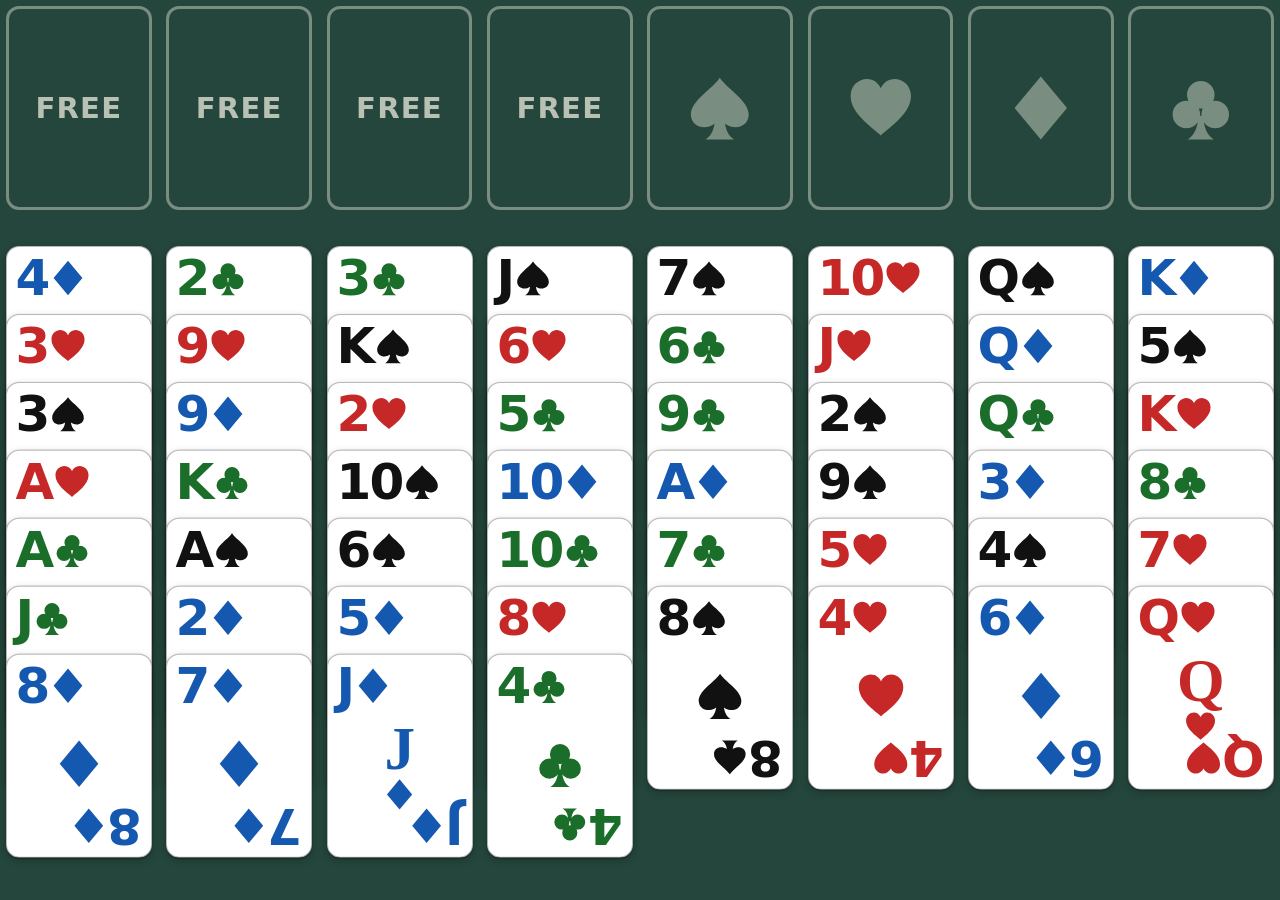
<file: freecell-test.html>
<!DOCTYPE html>
<html lang="en">
<head>
<meta charset="utf-8">
<meta name="viewport" content="width=device-width, initial-scale=1">
<title>FreeCell test harness</title>
<link rel="stylesheet" href="css/app.css">
<link rel="stylesheet" href="css/cards2.css">
<style>
  html,body{margin:0;height:100%;background:var(--felt)}
  #host{position:fixed;inset:0}
</style>
</head>
<body>
<!-- Developer harness: ?seed=123&colors=4|2&auto=1|0&scale=1..2&contrast=high&motion=reduce&announce=hook&top=px -->
<main id="host" aria-label="FreeCell test"></main>
<script type="module">
  import G from './js/games/freecell.js';
  const q = new URLSearchParams(location.search);
  if (q.get('contrast')) document.documentElement.dataset.contrast = q.get('contrast');
  if (q.get('motion')) document.documentElement.dataset.motion = q.get('motion');
  const host = document.getElementById('host');
  if (q.get('scale')) host.style.setProperty('--card-scale', q.get('scale'));
  if (q.get('top')) host.style.top = q.get('top') + 'px';
  window.events = []; window.said = [];
  const hooks = {
    onProgress: (d, t) => events.push(['progress', d, t]), onChange: () => events.push(['change']),
    onComplete: () => events.push(['complete']), onPlace: last => events.push(['place', last]),
    onTouch: () => {}, onZoomable: z => events.push(['zoomable', z]),
  };
  if (q.get('announce') === 'hook') hooks.announce = t => said.push(t);
  const t0 = performance.now();
  const recipe = G.newRecipe(+(q.get('seed') || 2024), { colors: +(q.get('colors') || 4), auto: +(q.get('auto') ?? 1) });
  window.solveMs = performance.now() - t0;
  window.G = G; window.recipe = recipe;
  window.game = G.create(host, hooks);
  await game.load(recipe, {});
  addEventListener('resize', () => game.resize());
  window.ready = true;
</script>
</body>
</html>
</file>
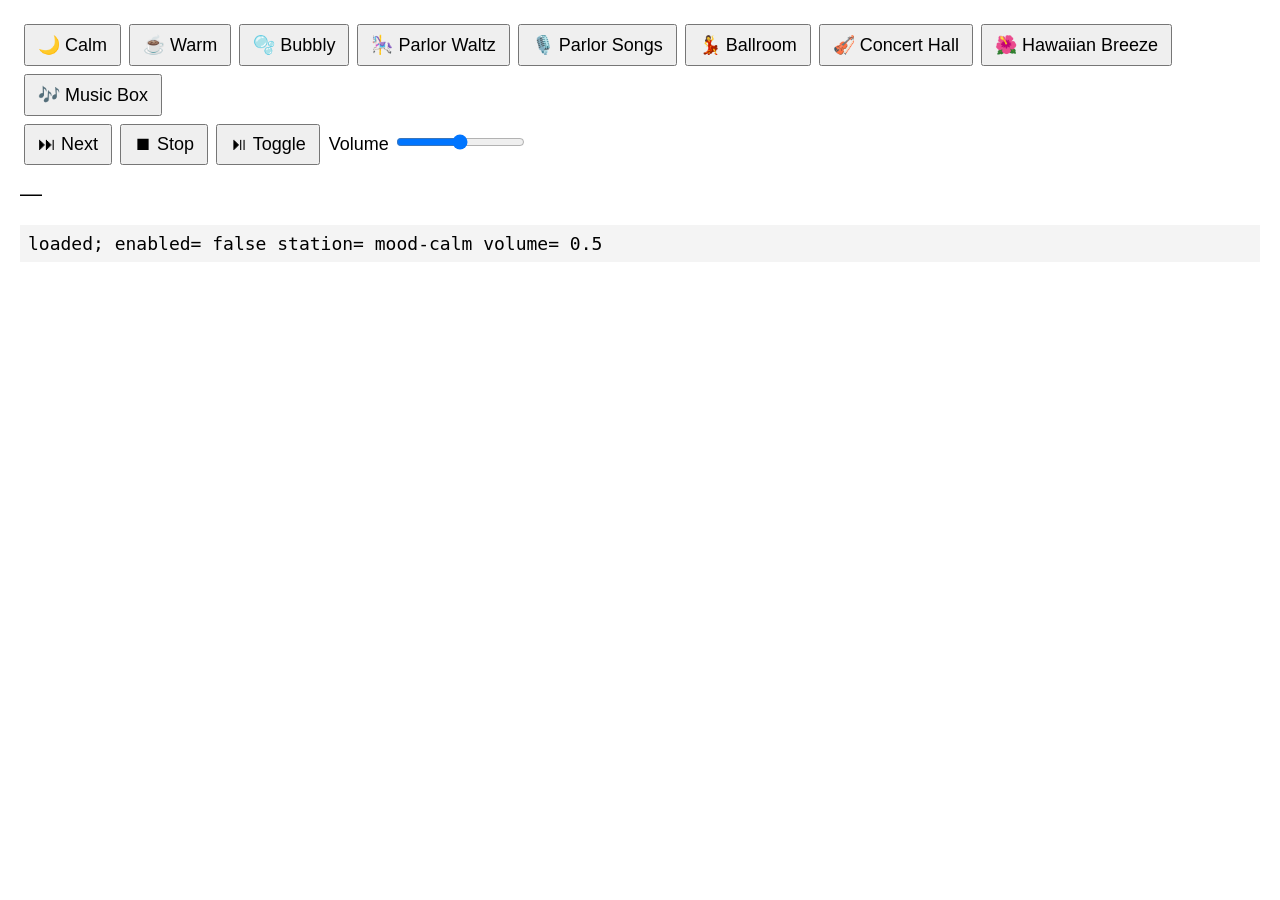
<file: music-test.html>
<!DOCTYPE html>
<html lang="en"><head><meta charset="utf-8"><meta name="viewport" content="width=device-width,initial-scale=1"><title>Music test</title>
<style>body{font:18px sans-serif;margin:20px}button{font-size:18px;margin:4px;padding:8px 12px}#now{font-size:22px;margin:12px 0}pre{background:#f4f4f4;padding:8px;max-height:300px;overflow:auto}</style></head>
<body>
<div id="stations"></div>
<button id="next">⏭ Next</button><button id="stop">⏹ Stop</button><button id="toggle">⏯ Toggle</button>
<label>Volume <input id="vol" type="range" min="0" max="1" step="0.05"></label>
<div id="now">—</div><pre id="log"></pre>
<script type="module">
import { STATIONS, createMusic } from './js/music.js';
const log = (...a) => { const l = document.getElementById('log'); l.textContent += a.join(' ') + '\n'; (window.__log ||= []).push(a.join(' ')); };
window.__tracks = []; window.__states = [];
const m = window.__music = createMusic({
  onTrack: i => { window.__tracks.push(i); document.getElementById('now').textContent = `${i.title} — ${i.artist}${i.year ? ' (' + i.year + ')' : ''}`; log('track', JSON.stringify(i)); },
  onState: s => { window.__states.push(s); log('state', s); },
});
for (const s of STATIONS) { const b = document.createElement('button'); b.id = 'st-' + s.id; b.textContent = `${s.emoji} ${s.name}`; b.title = s.blurb; b.onclick = () => m.play(s.id); document.getElementById('stations').append(b); }
document.getElementById('next').onclick = () => m.next();
document.getElementById('stop').onclick = () => m.stop();
document.getElementById('toggle').onclick = () => m.toggle();
const v = document.getElementById('vol'); v.value = m.volume; v.oninput = () => m.setVolume(v.value);
log('loaded; enabled=', m.enabled, 'station=', m.station, 'volume=', m.volume);
</script></body></html>
</file>
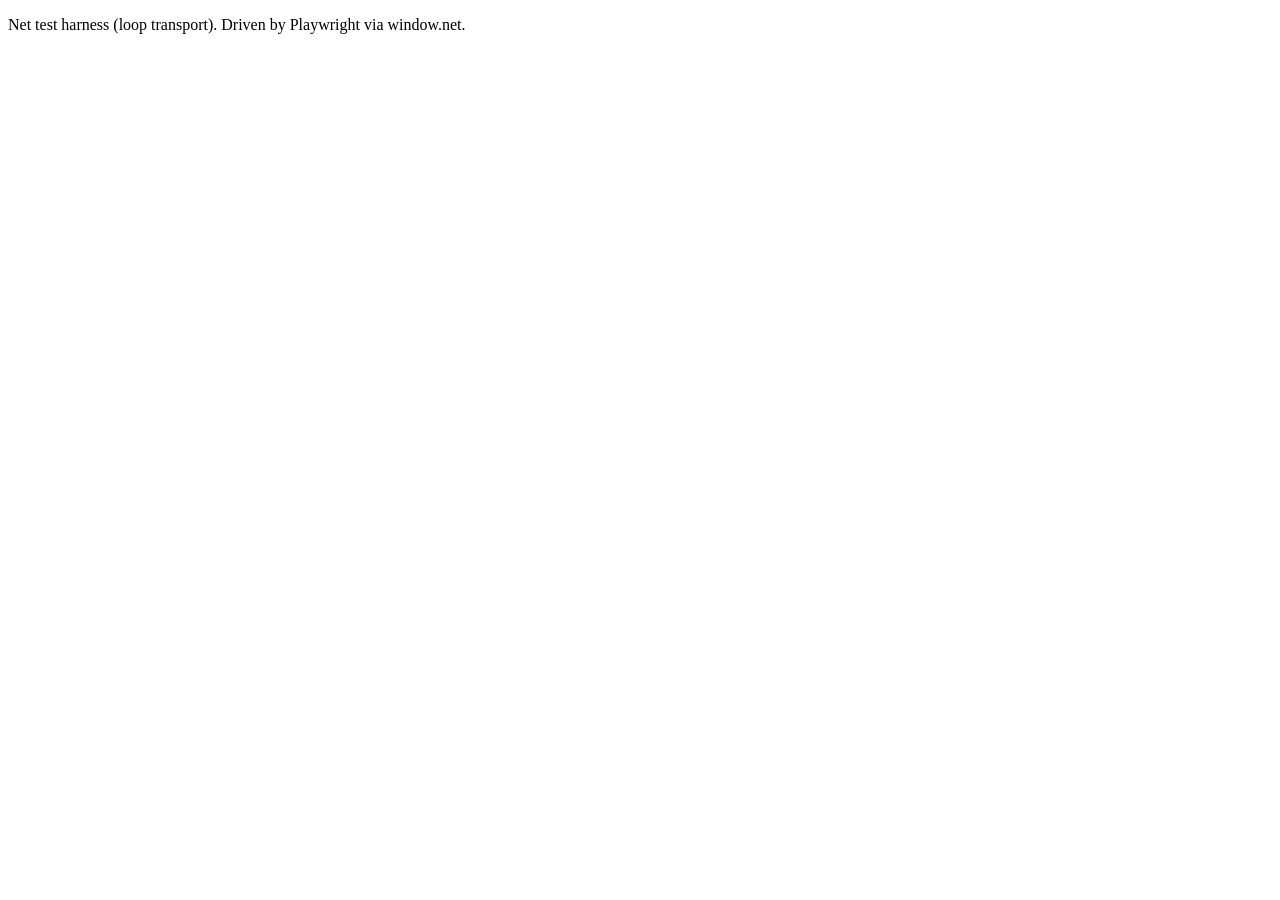
<file: net-test.html>
<!DOCTYPE html><html lang="en"><head><meta charset="utf-8"><title>net test</title></head>
<body><p>Net test harness (loop transport). Driven by Playwright via window.net.</p>
<script type="module">import * as net from './js/net.js'; window.net = net; window.ready = true;</script></body></html>
</file>
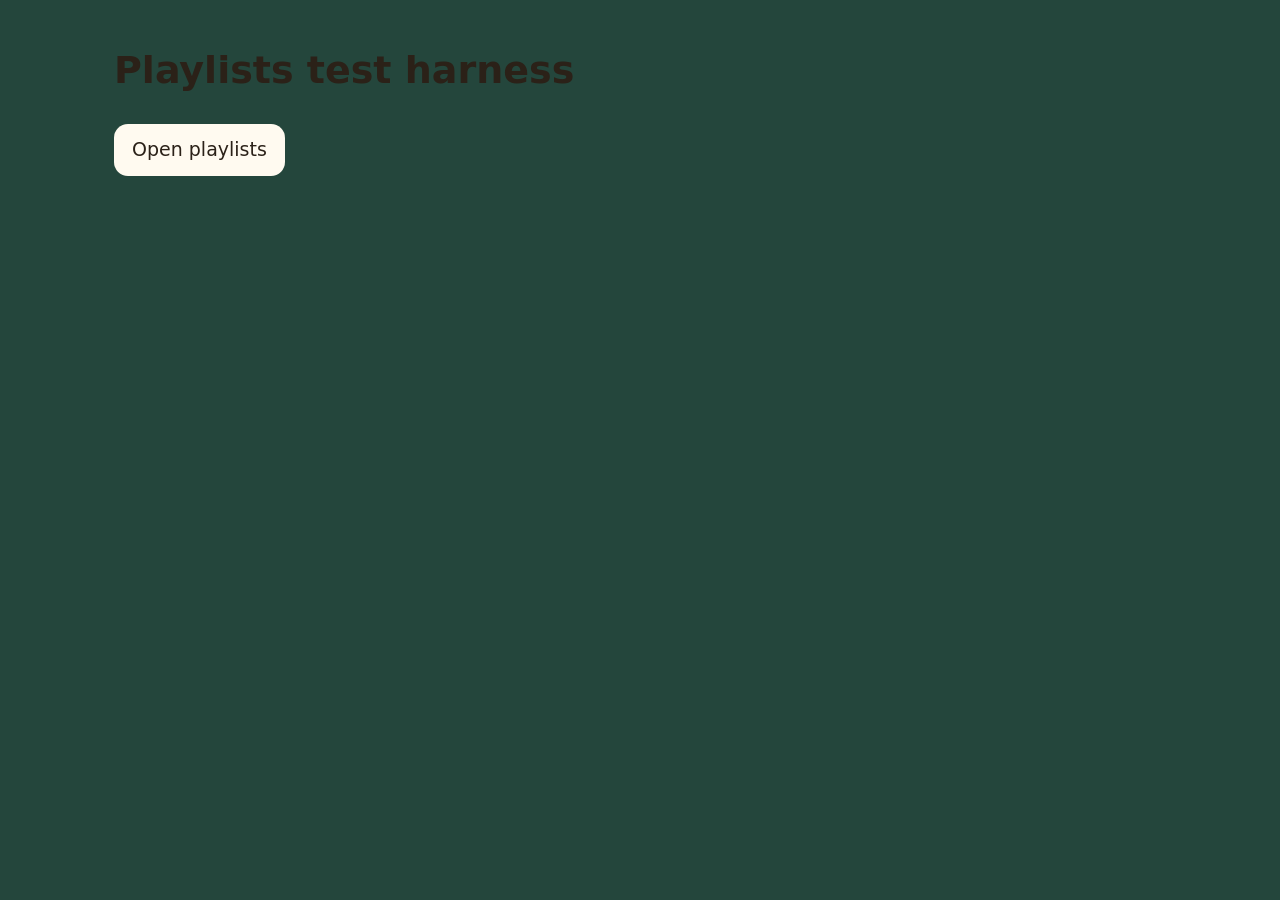
<file: playlists-test.html>
<!DOCTYPE html>
<html lang="en"><head><meta charset="utf-8"><meta name="viewport" content="width=device-width, initial-scale=1">
<title>Playlists test</title><link rel="stylesheet" href="css/app.css"></head>
<body>
<main id="home" class="screen"><h1>Playlists test harness</h1><button id="open">Open playlists</button></main>
<div id="dlg" class="overlay hidden" role="dialog" aria-modal="true" aria-labelledby="dlgTitle">
  <div class="sheet" tabindex="-1"><button class="close" id="dlgClose" aria-label="Close"><span aria-hidden="true">✕</span></button><div id="dlgBody"></div></div>
</div>
<div id="toast" class="toast hidden" role="status" aria-live="polite"></div>
<div id="announce" class="sr-only" aria-live="polite"></div>
<script type="module">
import { playlists, exportPlaylists, importPlaylists, openPlaylistsDialog, cleanRef } from './js/playlists.js';
import { createMusic } from './js/music.js';
import { MOODS, composeSong, createSongPlayer } from './js/compose.js';
const $ = s => document.querySelector(s);
const h = (tag, props = {}, ...kids) => { const e = document.createElement(tag);
  for (const [k, v] of Object.entries(props)) { if (v == null || v === false) continue;
    if (k === 'class') e.className = v; else if (/^on[a-z]+$/.test(k) && typeof v === 'function') e.addEventListener(k.slice(2), v);
    else if (k === 'style' || k.startsWith('aria-') || k.startsWith('data-') || k === 'role') e.setAttribute(k, v);
    else if (k in e) e[k] = v; else e.setAttribute(k, v); }
  e.append(...kids.flat(Infinity).filter(x => x != null && x !== false)); return e; };
const dialog = (...n) => { const b = $('#dlgBody'); b.replaceChildren(...n.flat(Infinity).filter(x => x != null && x !== false)); const t = b.querySelector('h2'); if (t) t.id = 'dlgTitle'; $('#dlg').classList.remove('hidden'); };
const closeDialog = () => $('#dlg').classList.add('hidden');
$('#dlgClose').onclick = closeDialog;
const toast = t => { $('#toast').textContent = t; $('#toast').classList.remove('hidden'); };
const announce = t => { $('#announce').textContent = t; };
const tracks = [], states = [];
const music = createMusic({ onTrack: t => tracks.push(t), onState: s => states.push(s) });
const open = () => openPlaylistsDialog({ dialog, closeDialog, h, toast, announce, music });
$('#open').onclick = open;
window.T = { playlists, exportPlaylists, importPlaylists, cleanRef, music, open, tracks, states, MOODS, composeSong, createSongPlayer };
window.ready = true;
</script></body></html>
</file>
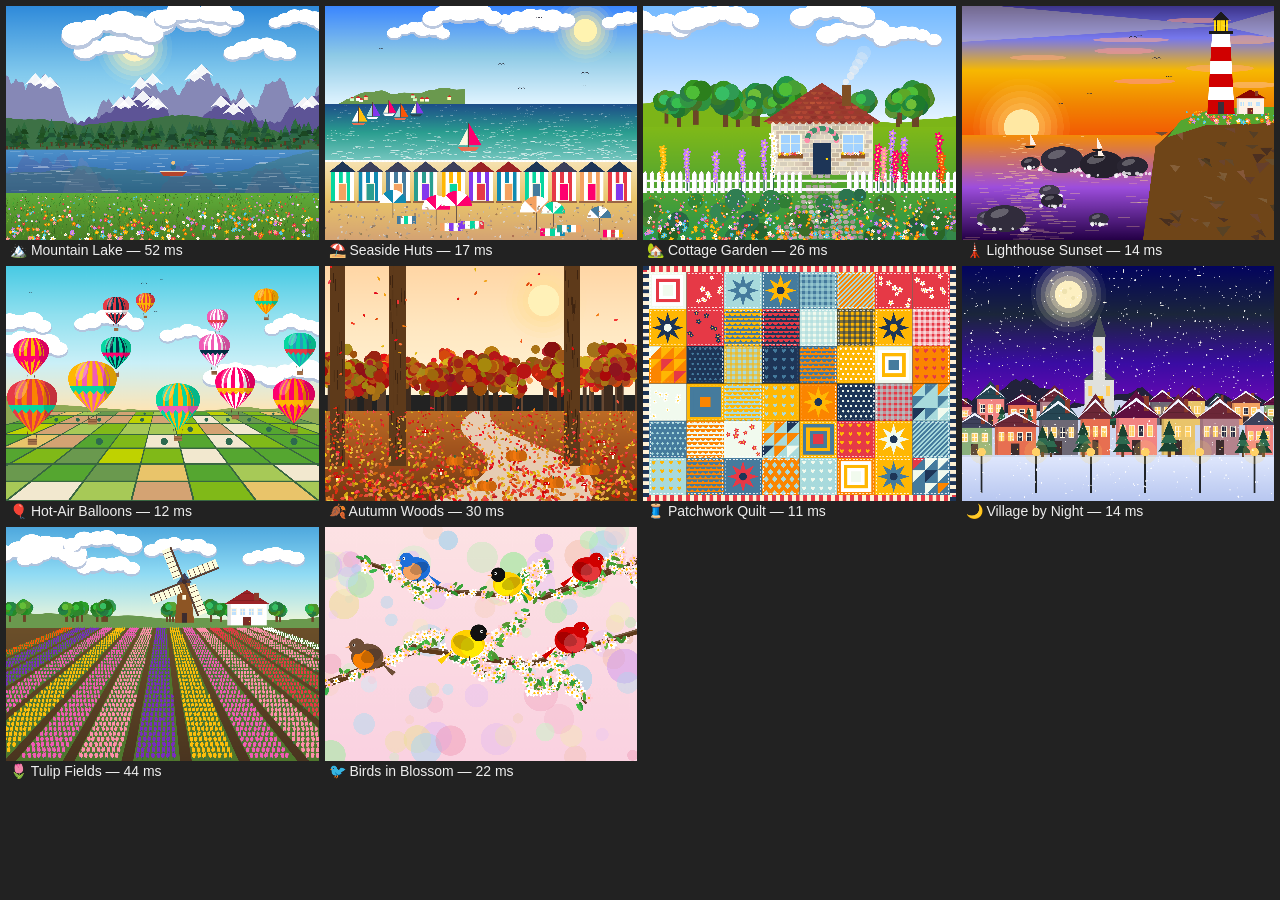
<file: scenes-test.html>
<!DOCTYPE html>
<html lang="en"><head><meta charset="utf-8"><title>Scenes test</title>
<style>body{margin:0;background:#222;color:#eee;font:14px sans-serif}#grid{display:grid;grid-template-columns:repeat(4,1fr);gap:6px;padding:6px}
figure{margin:0}canvas{width:100%;display:block}figcaption{padding:2px 4px}</style></head>
<body><div id="grid"></div>
<script type="module">
import { SCENES, paintScene, sceneName, pickScene } from './js/scenes.js';
const seed = +(new URLSearchParams(location.search).get('seed') || 1);
const results = [];
for (const s of SCENES) {
  const t0 = performance.now(); const c = paintScene(s.id, seed); const ms = performance.now() - t0;
  const again = paintScene(s.id, seed).toDataURL('image/png') === c.toDataURL('image/png');
  const other = paintScene(s.id, seed + 1).toDataURL('image/png') !== c.toDataURL('image/png');
  results.push({ id: s.id, ms: Math.round(ms), deterministic: again, variesWithSeed: other });
  const f = document.createElement('figure'); const cap = document.createElement('figcaption');
  cap.textContent = `${s.emoji} ${sceneName(s.id)} — ${Math.round(ms)} ms`; f.append(c, cap); document.getElementById('grid').append(f);
}
window.__results = { results, pick: [1,2,3,4,5].map(pickScene) };
</script></body></html>
</file>
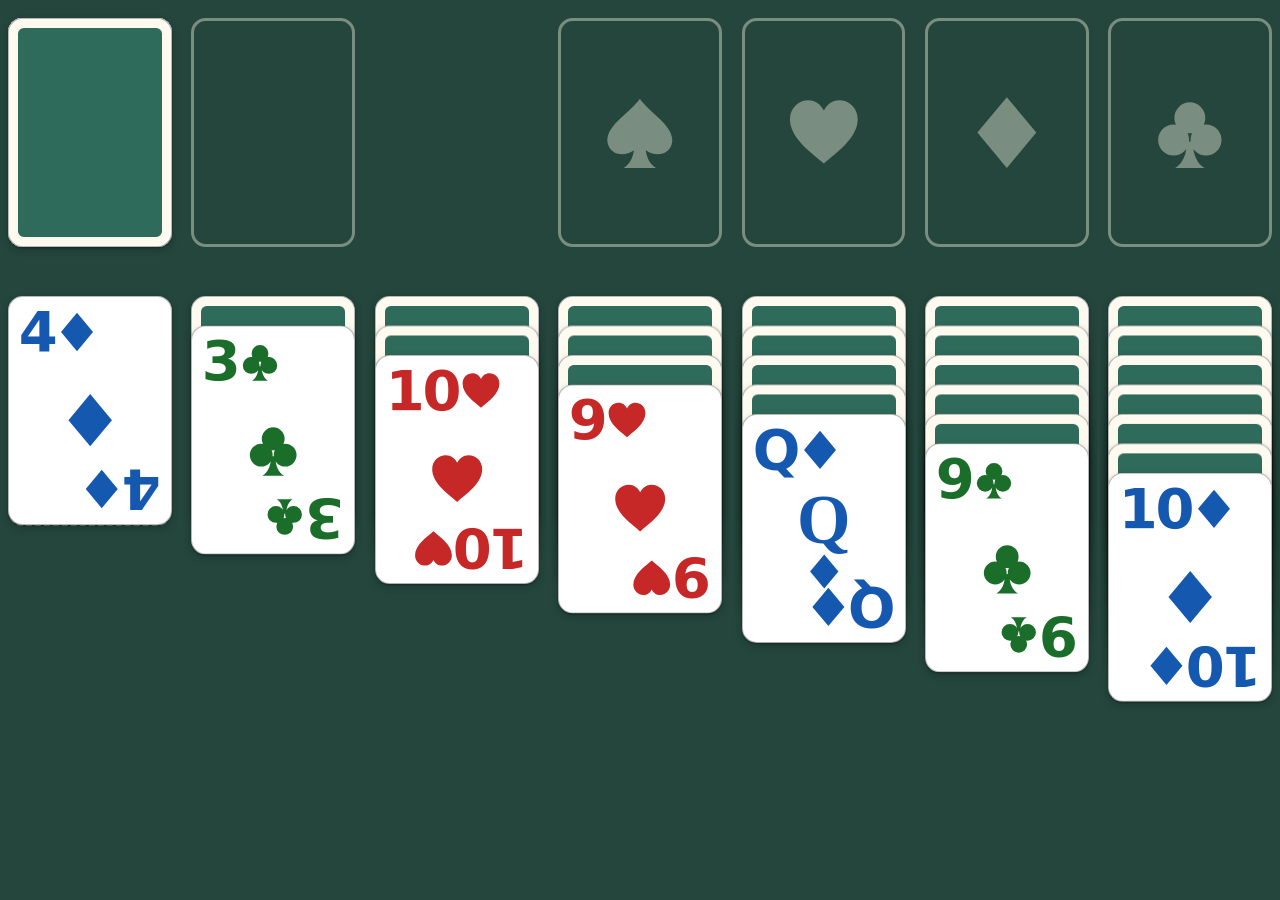
<file: solitaire-test.html>
<!DOCTYPE html>
<html lang="en">
<head>
<meta charset="utf-8">
<meta name="viewport" content="width=device-width, initial-scale=1">
<title>Solitaire test harness</title>
<link rel="stylesheet" href="css/app.css">
<link rel="stylesheet" href="css/solitaire.css">
<style>
  html,body{margin:0;height:100%;background:var(--felt)}
  #host{position:fixed;inset:0}
  #log{position:fixed;left:-9999px}
</style>
</head>
<body>
<!-- Developer harness: mounts the Solitaire plug-in full-window with stub hooks.
     Query: ?seed=123&draw=1|3&colors=4|2&scale=1|1.25|1.5&contrast=high&motion=reduce&announce=hook -->
<div id="host"></div>
<div id="log" aria-hidden="true"></div>
<script type="module">
  import G from './js/games/solitaire.js';
  const q = new URLSearchParams(location.search);
  if (q.get('contrast')) document.documentElement.dataset.contrast = q.get('contrast');
  if (q.get('motion')) document.documentElement.dataset.motion = q.get('motion');
  const host = document.getElementById('host');
  if (q.get('scale')) host.style.setProperty('--card-scale', q.get('scale'));
  window.events = []; window.said = [];
  const hooks = {
    onProgress: (d, t) => events.push(['progress', d, t]),
    onChange: () => events.push(['change']),
    onComplete: () => events.push(['complete']),
    onPlace: last => events.push(['place', last]),
    onTouch: () => {},
    onZoomable: z => events.push(['zoomable', z]),
  };
  if (q.get('announce') === 'hook') hooks.announce = t => said.push(t);
  const t0 = performance.now();
  const recipe = G.newRecipe(+(q.get('seed') || 2024), { draw: +(q.get('draw') || 1), colors: +(q.get('colors') || 4) });
  window.solveMs = performance.now() - t0;
  window.G = G; window.recipe = recipe;
  window.game = G.create(host, hooks);
  await game.load(recipe, {});
  addEventListener('resize', () => game.resize());
  window.ready = true;
</script>
</body>
</html>
</file>
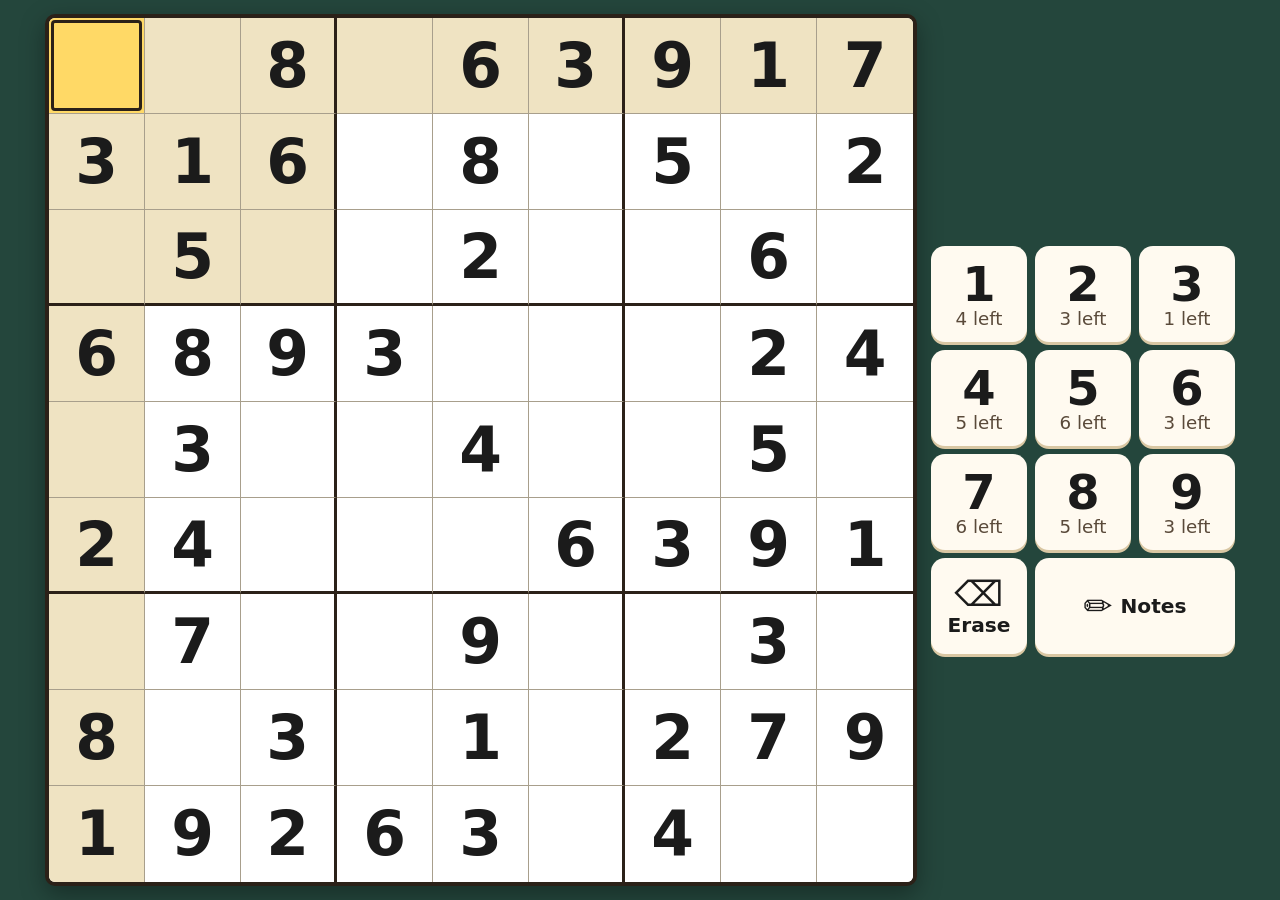
<file: sudoku-test.html>
<!DOCTYPE html>
<html lang="en">
<head>
<meta charset="utf-8">
<meta name="viewport" content="width=device-width, initial-scale=1">
<title>Sudoku test harness</title>
<link rel="stylesheet" href="css/app.css">
<link rel="stylesheet" href="css/sudoku.css">
<style>
  /* developer test page only (never part of the app) */
  html,body{height:100%;margin:0;background:#24463c}
  #stage{position:fixed;inset:0;top:0}
</style>
</head>
<body>
<main id="stage" aria-label="Sudoku test"></main>
<div id="announce" class="sr-only" aria-live="polite"></div>
<script type="module">
  import sudoku from './js/games/sudoku.js';
  const q = new URLSearchParams(location.search);
  const T = window.T = { said: [], completed: 0, placed: 0, changes: 0, progress: null, game: sudoku };
  const hooks = {
    announce: t => { T.said.push(t); document.getElementById('announce').textContent = t; },
    onProgress: (d, t) => { T.progress = [d, t]; },
    onChange: () => { T.changes++; },
    onComplete: () => { T.completed++; },
    onPlace: last => { T.placed++; },
    onTouch: () => {},
  };
  const recipe = sudoku.newRecipe(+(q.get('s') || 20261127), { level: q.get('l') || 'gentle', mistakes: q.get('m') === '0' ? 0 : 1 });
  T.recipe = recipe;
  T.inst = sudoku.create(document.getElementById('stage'), hooks);
  await T.inst.load(recipe, {});
  addEventListener('resize', () => T.inst.resize());
  T.ready = true;
</script>
</body>
</html>
</file>
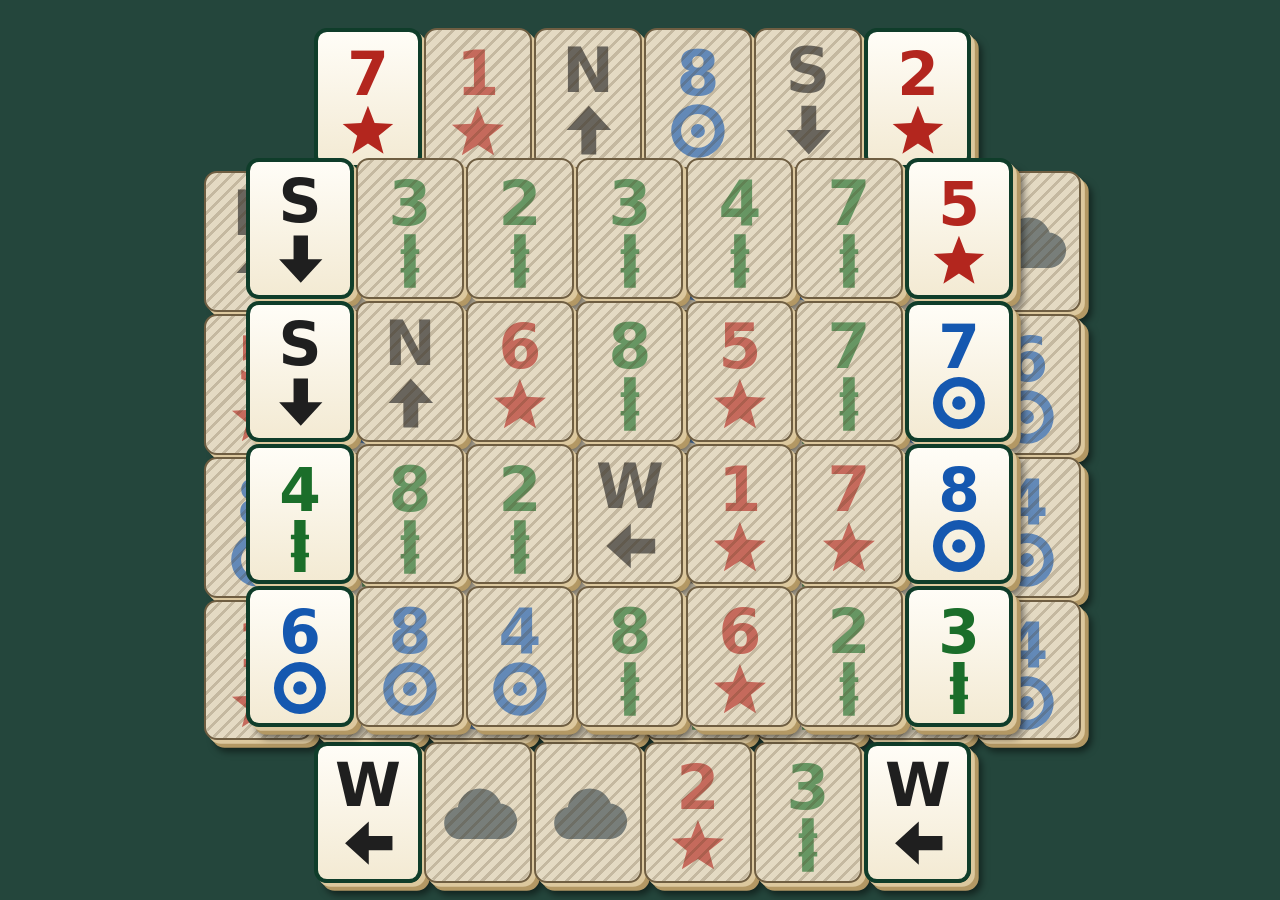
<file: tiles-test.html>
<!DOCTYPE html>
<html lang="en">
<head>
<meta charset="utf-8">
<meta name="viewport" content="width=device-width, initial-scale=1">
<title>Tile Match test harness</title>
<link rel="stylesheet" href="css/app.css">
<link rel="stylesheet" href="css/tiles.css">
<style>
  /* developer test page only (never part of the app) */
  html,body{height:100%;margin:0;background:#24463c}
  #stage{position:fixed;inset:0}
</style>
</head>
<body>
<!-- Query: ?s=123&l=gentle|classic|tower&h=1|0&contrast=high&motion=reduce -->
<main id="stage" aria-label="Tile Match test"></main>
<div id="announce" class="sr-only" aria-live="polite"></div>
<script type="module">
  import G from './js/games/tiles.js';
  const q = new URLSearchParams(location.search);
  if (q.get('contrast')) document.documentElement.dataset.contrast = q.get('contrast');
  if (q.get('motion')) document.documentElement.dataset.motion = q.get('motion');
  const T = window.T = { said: [], completed: 0, placed: 0, changes: 0, progress: null, G };
  const hooks = {
    announce: t => { T.said.push(t); document.getElementById('announce').textContent = t; },
    onProgress: (d, t) => { T.progress = [d, t]; }, onChange: () => { T.changes++; },
    onComplete: () => { T.completed++; }, onPlace: () => { T.placed++; }, onTouch: () => {}, onZoomable: () => {},
  };
  const t0 = performance.now();
  T.recipe = G.newRecipe(+(q.get('s') || 2026), { layout: q.get('l') || 'gentle', hints: q.get('h') === '0' ? 0 : 1 });
  T.genMs = performance.now() - t0;
  T.inst = G.create(document.getElementById('stage'), hooks);
  await T.inst.load(T.recipe, {});
  addEventListener('resize', () => T.inst.resize());
  T.ready = true;
</script>
</body>
</html>
</file>
<file: css/app.css>
/* Card-table look: green felt to play on, cream cards, marigold for the one thing to press next. */
:root{
  --felt:#24463c; --felt2:#1b362e; --cream:#fbf4e6; --paper:#fffaf0; --ink:#2b2118; --muted:#6b5a48;
  --gold:#f2b632; --gold2:#e0a11b; --line:#e2d3b5; --ok:#2e7d32;
  --font:'Atkinson Hyperlegible', system-ui, sans-serif; --title:'Fraunces', Georgia, serif;
  --safe-t:env(safe-area-inset-top,0px); --safe-b:env(safe-area-inset-bottom,0px);
}
*{box-sizing:border-box;min-width:0}
html,body{margin:0;height:100%;background:var(--felt);color:var(--ink);font:19px/1.45 var(--font);-webkit-text-size-adjust:100%}
button{font:inherit;color:inherit;cursor:pointer;border:0;border-radius:14px;min-height:52px;padding:10px 18px;background:var(--paper)}
button:focus-visible,input:focus-visible,select:focus-visible{outline:4px solid var(--gold);outline-offset:2px}
button:active{transform:scale(.97)}
.hidden{display:none!important}
.muted{color:var(--muted)}
.primary{background:var(--gold);font-weight:700;font-size:22px;padding:14px 26px;box-shadow:0 3px 0 var(--gold2)}
.secondary{background:#efe4cc}

/* ---------- home ---------- */
#home{max-width:760px;margin:0 auto;padding:calc(18px + var(--safe-t)) 16px calc(30px + var(--safe-b));height:100%;overflow-y:auto}
.top{display:flex;align-items:center;gap:12px;color:var(--cream)}
.top h1{font:600 clamp(30px,6vw,42px)/1.1 var(--title);margin:6px 0;flex:1}
.top-btns{display:flex;gap:10px}
.round{width:56px;height:56px;padding:0;border-radius:50%;font-size:26px;background:rgba(255,250,240,.14);color:var(--cream)}
.round.on{background:var(--gold);color:var(--ink)}
.card{background:var(--cream);border-radius:22px;padding:18px;margin:16px 0;box-shadow:0 8px 24px rgba(0,0,0,.25)}
.continue{display:flex;gap:16px;align-items:center}
.continue img{width:120px;height:90px;object-fit:cover;border-radius:10px;flex:none}
.big{font-size:22px;margin:0 0 10px;font-weight:700}
.today{display:grid;grid-template-columns:minmax(0,1.1fr) minmax(0,1fr);gap:20px;align-items:center}
.today-pic canvas{width:100%;height:auto;display:block;border-radius:14px;border:6px solid #fff;box-shadow:0 4px 12px rgba(0,0,0,.18)}
.eyebrow{margin:0;font-weight:700;color:var(--muted)}
.today h2{font:600 32px/1.1 var(--title);margin:4px 0 8px}
.today .primary{width:100%;margin-top:6px}
h2.section{color:var(--cream);font:600 24px var(--title);margin:26px 4px 12px}
.tiles{display:grid;grid-template-columns:repeat(2,minmax(0,1fr));gap:12px}
.tile{background:var(--cream);min-height:104px;font-size:21px;font-weight:700;display:flex;flex-direction:column;align-items:center;justify-content:center;gap:4px;border-radius:18px;box-shadow:0 5px 14px rgba(0,0,0,.2)}
.tile span{font-size:36px;line-height:1}
.foot{color:#bcd0c6;font-size:16px;text-align:center;margin-top:26px}
@media (max-width:560px){ .today{grid-template-columns:1fr} }

/* ---------- play ---------- */
#play{position:fixed;inset:0}
.bar{position:absolute;left:0;right:0;top:0;min-height:calc(68px + var(--safe-t));flex-wrap:wrap;row-gap:6px;padding:calc(8px + var(--safe-t)) 8px 8px;display:flex;gap:8px;align-items:center;background:var(--felt2);overflow-x:auto;z-index:3}
.bar button{white-space:nowrap;flex:none}
.bar .gold{background:var(--gold)}
.bar button[aria-pressed=true],.bar button.on{background:var(--ok);color:#fff}
#count{margin-left:auto;color:var(--cream);font-size:20px;white-space:nowrap;padding:0 6px;flex:none}
@media (max-width:820px){.bar{flex-wrap:wrap;height:auto;row-gap:6px}}
#stage{position:absolute;left:0;right:0;top:var(--bar-h,calc(68px + var(--safe-t)));bottom:0;overflow:hidden}
.stage-canvas{position:absolute;inset:0;width:100%;height:100%;touch-action:none;display:block}
.stage-canvas:focus-visible{outline:4px solid var(--gold);outline-offset:-4px}
#thumbBtn{position:absolute;right:12px;bottom:calc(12px + var(--safe-b));padding:0;min-height:0;width:min(20vw,170px);border:4px solid var(--paper);border-radius:10px;box-shadow:0 4px 14px rgba(0,0,0,.5);z-index:2;overflow:hidden;background:var(--paper)}
#thumb{display:block;width:100%}
.tip{position:absolute;left:50%;top:calc(var(--bar-h,68px) + 8px);transform:translateX(-50%);background:var(--paper);padding:12px 20px;border-radius:14px;font-size:20px;z-index:2;box-shadow:0 4px 14px rgba(0,0,0,.4);text-align:center;max-width:min(90vw,520px);pointer-events:none}
@media (max-width:720px){ .bar button{display:flex;flex-direction:column;align-items:center;justify-content:center;gap:0;padding:4px 10px;font-size:22px;line-height:1.1;min-width:56px}
  .bar .lbl{display:block;font-size:14px;font-weight:700} #count{font-size:17px} #thumbBtn{width:24vw} }

/* ---------- dialogs ---------- */
.overlay{position:fixed;inset:0;background:rgba(10,20,16,.62);display:flex;align-items:center;justify-content:center;z-index:20;padding:12px}
.sheet{position:relative;background:var(--cream);border-radius:24px;padding:26px 22px 22px;width:min(620px,100%);max-height:calc(100% - 8px);overflow:auto;box-shadow:0 20px 60px rgba(0,0,0,.45)}
.sheet h2{font:600 30px/1.15 var(--title);margin:0 46px 8px 0}
.sheet p{margin:8px 0}
.close{position:absolute;top:12px;right:12px;width:48px;height:48px;min-height:0;padding:0;border-radius:50%;background:#efe4cc;font-size:22px}
.stack{display:grid;gap:10px;margin-top:14px}
.stack button{text-align:left;font-size:21px;padding:14px 18px}
.sizes{display:grid;grid-template-columns:repeat(2,minmax(0,1fr));gap:10px;margin-top:12px}
.sizes button{font-size:28px;font-weight:700;padding:14px 8px;background:#efe4cc;line-height:1.1}
.sizes button small{display:block;font-size:17px;font-weight:400;color:var(--muted)}
.sizes button.on{background:var(--ok);color:#fff}
.big-size{background:#fff;border-radius:16px;padding:14px 16px;margin-top:16px}
.big-size h3{margin:0 0 4px;font:600 22px var(--title)}
.big-size .count{font-size:34px;font-weight:700;line-height:1.1}
.big-size .row{display:flex;gap:10px;align-items:center;margin:8px 0}
.big-size .row button{min-width:64px;font-size:20px;font-weight:700;background:#efe4cc}
.big-size .row input{flex:1}
.bar .zoom{font-size:22px}.sizes button.on small{color:#fff}
.pics{display:grid;grid-template-columns:repeat(auto-fill,minmax(150px,1fr));gap:12px;margin-top:12px}
.pics button{padding:0;background:#fff;border-radius:14px;overflow:hidden;display:flex;flex-direction:column;text-align:center;font-size:17px;font-weight:700;box-shadow:0 3px 10px rgba(0,0,0,.15)}
.pics img,.pics canvas{width:100%;aspect-ratio:4/3;object-fit:cover;display:block}
.pics span{padding:8px 6px;display:block}
.pics .meta{font-weight:400;color:var(--muted);font-size:15px;padding-top:0}
.qrbox{display:flex;gap:18px;align-items:center;background:#fff;border-radius:16px;padding:14px;margin:14px 0}
.qrbox canvas{width:180px;height:180px;flex:none;image-rendering:pixelated}
.share-btns{display:grid;grid-template-columns:repeat(2,minmax(0,1fr));gap:10px}
.share-btns a,.share-btns button{display:flex;align-items:center;justify-content:center;gap:8px;min-height:56px;border-radius:14px;background:#efe4cc;color:var(--ink);text-decoration:none;font-weight:700;font-size:19px}
.share-btns .primary{grid-column:1/-1}
label.field{display:block;margin:14px 0 6px;font-weight:700}
input[type=text]{width:100%;font:inherit;font-size:20px;padding:12px 14px;border-radius:12px;border:2px solid var(--line);background:#fff}
input[type=range]{width:100%;height:44px;accent-color:var(--ok)}
.switch{display:flex;align-items:center;justify-content:space-between;gap:12px;background:#fff;border-radius:14px;padding:10px 14px;margin-top:10px;font-weight:700}
.switch button{min-width:96px}
.switch button.on{background:var(--ok);color:#fff}
.stations{display:grid;gap:8px;margin-top:10px}
.stations button{text-align:left;background:#fff;border:3px solid transparent}
.stations button.on{border-color:var(--ok);background:#eef7ee}
.stations small{display:block;color:var(--muted);font-size:16px}
.now{background:#fff;border-radius:14px;padding:12px 14px;margin-top:12px}
.now b{display:block;font-size:20px}
.win-pic{width:100%;border-radius:12px;border:6px solid #fff;box-shadow:0 4px 12px rgba(0,0,0,.2);margin:6px 0}
.toast{position:fixed;left:50%;bottom:calc(18px + var(--safe-b));transform:translateX(-50%);background:var(--ink);color:var(--cream);padding:12px 20px;border-radius:14px;z-index:30;font-size:18px;max-width:min(92vw,560px);text-align:center;box-shadow:0 6px 20px rgba(0,0,0,.4)}
@media (prefers-reduced-motion: reduce){ *{transition:none!important;animation:none!important} }
.sheet:focus{outline:none}
.now.record{display:flex;gap:14px;align-items:center}.now.record img{width:84px;height:84px;border-radius:50%;object-fit:cover;flex:none;box-shadow:0 2px 8px rgba(0,0,0,.3)}

/* ---------- accessibility ---------- */
.sr-only{position:absolute!important;width:1px;height:1px;padding:0;margin:-1px;overflow:hidden;clip:rect(0 0 0 0);white-space:nowrap;border:0}
.skip{position:absolute;left:12px;top:-80px;z-index:50;background:var(--gold);color:var(--ink);padding:12px 18px;border-radius:12px;font-weight:700;text-decoration:none}
.skip:focus{top:12px}
.continue-pic{width:120px;height:90px;flex:none;border-radius:10px;overflow:hidden;background:#efe4cc;display:flex;align-items:center;justify-content:center;font-size:52px}
.continue-pic img{width:100%;height:100%;object-fit:cover}
.continue-pic img:not([src]),.continue-pic img[src=""]{display:none}
h2.section:focus{outline:none}
.foot{color:#d4e2db}
/* larger text: scales the whole interface (Settings → Text size); browser zoom also works */
#home,.sheet,.bar,.toast,.tip{zoom:var(--ui-zoom,1)}
/* high contrast: pure black/white, thick borders, no soft shadows */
:root[data-contrast=high]{--felt:#000;--felt2:#000;--cream:#fff;--paper:#fff;--ink:#000;--muted:#222;--line:#000;--gold:#ffd400;--ok:#005a00}
:root[data-contrast=high] body{background:#000}
:root[data-contrast=high] button,:root[data-contrast=high] .tile,:root[data-contrast=high] .card,:root[data-contrast=high] .sheet,:root[data-contrast=high] input{border:3px solid #000;box-shadow:none}
:root[data-contrast=high] .top h1,:root[data-contrast=high] h2.section,:root[data-contrast=high] #count,:root[data-contrast=high] .foot{color:#fff}
:root[data-contrast=high] .round{background:#fff;color:#000}
:root[data-contrast=high] button:focus-visible,:root[data-contrast=high] input:focus-visible{outline:5px solid #ffd400;outline-offset:3px}
:root[data-contrast=high] .muted{color:#222}
:root[data-contrast=high] #home>.muted,:root[data-contrast=high] .foot{color:#fff}
:root[data-contrast=high] .card .muted,:root[data-contrast=high] .sheet .muted{color:#000}
/* reduced motion as an in-app choice too */
:root[data-motion=reduce] *{transition:none!important;animation:none!important;scroll-behavior:auto!important}
.seg{display:grid;grid-template-columns:repeat(3,minmax(0,1fr));gap:8px;margin-top:8px}
.seg button{background:#efe4cc;font-weight:700}
.seg button[aria-pressed=true]{background:var(--ok);color:#fff}
.opt-group{margin-top:14px}
.opt-group h3{margin:0 0 6px;font:600 21px var(--title)}
/* light table: dark pieces stand out (Settings → Light table) */
:root[data-table=light] #play{background:#e7e0cf}
/* home polish: clearer hierarchy, roomier tiles, gentle depth */
#home{max-width:880px}
.top h1{letter-spacing:-.01em}
.continue{border:3px solid var(--gold);background:linear-gradient(180deg,#fffaf0,#f6ead0)}
.today{padding:22px;background:linear-gradient(160deg,#fffaf0 0%,#f3e6c8 100%)}
.today h2{font-size:clamp(30px,4.5vw,40px)}
h2.section{display:flex;align-items:center;gap:10px}
h2.section::after{content:"";flex:1;height:2px;background:rgba(251,244,230,.22);border-radius:2px}
@media (min-width:700px){.tiles{grid-template-columns:repeat(3,minmax(0,1fr))}}
.tile{min-height:112px;transition:transform .15s ease,box-shadow .15s ease;border:2px solid transparent}
.tile:hover{transform:translateY(-2px);box-shadow:0 10px 22px rgba(0,0,0,.28)}
.tile:focus-visible{border-color:var(--gold)}
:root[data-motion=reduce] .tile:hover{transform:none}

/* ================= home: mobile-first layout ================= */
#home{max-width:1080px;padding-left:max(14px,env(safe-area-inset-left));padding-right:max(14px,env(safe-area-inset-right))}
.top{flex-wrap:wrap;row-gap:8px}
.top h1{font-size:clamp(26px,7.2vw,42px);min-width:0;flex:1 1 9em;overflow-wrap:break-word;text-wrap:balance}
.round{width:52px;height:52px;font-size:24px;background:var(--cream);color:var(--ink);box-shadow:0 3px 10px rgba(0,0,0,.25)}
.round.on{background:var(--gold)}
/* keep going: picture + title on one row, full-width button underneath */
.continue{display:grid;grid-template-columns:96px minmax(0,1fr);gap:12px 14px;align-items:center;padding:14px}
.continue>div:last-child{display:contents}
.continue-pic{width:96px;height:72px}
.continue .big{margin:0;font-size:20px;line-height:1.25}
.continue .primary{grid-column:1/-1;width:100%}
/* today: wide crop on phones so the button and first games fit on screen */
.today{grid-template-columns:1fr;gap:14px;padding:16px}
.today-pic{position:relative;aspect-ratio:16/9;overflow:hidden;border-radius:14px;border:6px solid #fff;box-shadow:0 4px 12px rgba(0,0,0,.18)}
.today-pic canvas{position:absolute;left:0;top:50%;width:100%;height:auto;transform:translateY(-50%);border:0;border-radius:0;box-shadow:none}
.today h2{font-size:clamp(26px,7vw,40px)}
.today .primary{width:100%}
/* tiles: 2 → 3 → 4 columns */
.tiles{grid-template-columns:repeat(2,minmax(0,1fr));gap:12px}
.tile{min-height:100px;font-size:clamp(17px,4.6vw,21px);padding:12px 8px;line-height:1.2;text-align:center}
.tile span{font-size:34px}
h2.section{margin:24px 2px 12px;font-size:clamp(21px,5.6vw,26px)}
@media (min-width:560px){
  .tiles{grid-template-columns:repeat(3,minmax(0,1fr))}
  .continue{grid-template-columns:120px minmax(0,1fr) auto}
  .continue .primary{grid-column:auto;width:auto;white-space:nowrap}
  .continue-pic{width:120px;height:90px}
}
@media (min-width:760px){
  .today{grid-template-columns:minmax(0,1.15fr) minmax(0,1fr);gap:24px;padding:22px}
  .today-pic{aspect-ratio:4/3}
}
@media (min-width:1000px){ .tiles{grid-template-columns:repeat(4,minmax(0,1fr))} }
:root[data-contrast=high] .round{border:3px solid #000}

/* today's Solitaire deal */
.deal{display:grid;grid-template-columns:auto minmax(0,1fr);gap:8px 14px;align-items:center;padding:14px 16px}
.deal h2{font:600 clamp(21px,5.4vw,26px)/1.15 var(--title);margin:0}
.deal p{margin:2px 0 0}
.deal-emoji{font-size:44px;line-height:1}
.deal .primary{grid-column:1/-1;width:100%}
@media (min-width:560px){ .deal{grid-template-columns:auto minmax(0,1fr) auto} .deal .primary{grid-column:auto;width:auto;white-space:nowrap} }
/* keep the whole toolbar on screen when big-puzzle buttons appear (spoken names stay) */


/* today's games: one row per daily game */
.daily{padding:16px}
.daily h2{font:600 clamp(22px,5.6vw,28px)/1.15 var(--title);margin:0}
.daily>p{margin:4px 0 10px}
.daily-row{display:grid;grid-template-columns:auto minmax(0,1fr);gap:6px 12px;align-items:center;padding:12px 0;border-top:2px solid var(--line)}
.daily-row .emoji{font-size:38px;line-height:1}
.daily-row b{display:block;font-size:20px}
.daily-row .primary{grid-column:1/-1;width:100%}
@media (min-width:560px){ .daily-row{grid-template-columns:auto minmax(0,1fr) auto} .daily-row .primary{grid-column:auto;width:auto;white-space:nowrap} }

/* gentle "add to home screen" reminder (iPhone/iPad in Safari only) */
.keep-safe{border:3px dashed var(--gold);padding:16px}
.keep-safe h2{font:600 clamp(20px,5.2vw,24px)/1.2 var(--title);margin:0 0 6px}
.keep-safe p{margin:0 0 10px}
.keep-safe button{width:100%}

/* share an idea */
textarea{width:100%;min-height:150px;font:inherit;font-size:20px;padding:12px 14px;border-radius:12px;border:2px solid var(--line);background:#fff;resize:vertical}
textarea:focus-visible{outline:4px solid var(--gold);outline-offset:2px}
.linkish{background:none;color:var(--cream);text-decoration:underline;font-size:18px;min-height:48px;padding:8px 12px}
.check{display:flex;gap:12px;align-items:flex-start;margin-top:12px;font-size:18px}
.check input{width:28px;height:28px;flex:none;margin-top:2px}

/* keep going: one row per saved game */
.continue-list{padding:16px}
.continue-list h2{font:600 clamp(22px,5.6vw,28px)/1.15 var(--title);margin:0 0 4px}
.continue-row{display:grid;grid-template-columns:72px minmax(0,1fr);gap:8px 12px;align-items:center;padding:12px 0;border-top:2px solid var(--line)}
.continue-row .continue-pic{width:72px;height:56px;font-size:38px}
.continue-row .big{margin:0;font-size:19px}
.continue-row .primary{grid-column:1/-1;width:100%}
@media (min-width:560px){ .continue-row{grid-template-columns:96px minmax(0,1fr) auto} .continue-row .continue-pic{width:96px;height:72px} .continue-row .primary{grid-column:auto;width:auto;white-space:nowrap} }
/* dialogs: long option lists as compact chips, Start always reachable */
.opt-chips{display:grid;grid-template-columns:repeat(2,minmax(0,1fr));gap:8px}
.opt-chips button{min-height:56px;font-size:18px;padding:8px 10px}
.sticky-go{position:sticky;bottom:-22px;margin:16px -22px -22px;padding:12px 22px 22px;background:var(--cream);box-shadow:0 -6px 12px rgba(0,0,0,.08)}
.sticky-go .primary{width:100%}
/* music panel: compact station chips */
.stations.chips{grid-template-columns:repeat(2,minmax(0,1fr))}
.stations.chips button{padding:10px 12px}
.stations.chips small{white-space:nowrap;overflow:hidden;text-overflow:ellipsis}
/* while playing: no skip link; toasts sit under the toolbar instead of over controls */
body.playing .skip{display:none}
body.playing .toast{top:calc(var(--bar-h,68px) + 8px);bottom:auto}
@media (max-width:400px){ .qrbox{flex-direction:column;text-align:center} }
/* first-time tip: a slim strip under the toolbar, never over the board */
.tip{left:8px;right:8px;transform:none;max-width:none;padding:8px 14px;font-size:17px;border-radius:12px;box-shadow:0 3px 10px rgba(0,0,0,.3)}
/* option choices: the selected one is unmistakable (colour + tick + weight, never colour alone) */
.opt-group button{border:2px solid var(--line);font-weight:400}
.opt-group button[aria-pressed=true]{background:var(--ok);color:#fff;border-color:var(--ok);font-weight:700}
.opt-group button[aria-pressed=true]::before{content:"✓ ";font-weight:700}
:root[data-contrast=high] .opt-group button[aria-pressed=true]{background:#000;color:#fff;border-color:#000}

/* option choices are native radios styled as big buttons */
fieldset.opt-group{border:0;margin:14px 0 0;padding:0;min-width:0}
fieldset.opt-group legend{font:600 21px var(--title);margin:0 0 6px;padding:0}
.choice{position:relative;display:block;cursor:pointer}
.choice input{position:absolute;opacity:0;width:1px;height:1px;margin:0;pointer-events:none}
.choice span{display:flex;align-items:center;justify-content:center;text-align:center;min-height:56px;padding:10px 14px;border-radius:14px;border:2px solid var(--line);background:var(--paper);font-size:19px;line-height:1.25;-webkit-user-select:none;user-select:none}
.stack .choice span{justify-content:flex-start;text-align:left}
.choice input:checked+span{background:var(--ok);color:#fff;border-color:var(--ok);font-weight:700}
.choice input:checked+span::before{content:"✓\00a0";font-weight:700}
.choice input:focus-visible+span{outline:4px solid var(--gold);outline-offset:2px}
.choice:active span{transform:scale(.98)}
:root[data-contrast=high] .choice span{border:3px solid #000}
:root[data-contrast=high] .choice input:checked+span{background:#000;color:#fff}

/* finished-picture preview can be tucked away */
#thumbBtn.tucked{width:56px;height:56px;border-radius:50%}
#thumbBtn.tucked img{display:none}
#thumbBtn.tucked::after{content:"🖼️";font-size:26px;line-height:48px}

/* finish screen confetti: soft, short, behind the text */
.confetti{position:absolute;inset:0;overflow:hidden;pointer-events:none;border-radius:inherit}
.confetti span{position:absolute;top:-14px;width:10px;height:16px;border-radius:3px;opacity:0;animation:fall 2.6s ease-in forwards}
.confetti .c0{background:#f2b632}.confetti .c1{background:#e85d75}.confetti .c2{background:#3d8bd9}.confetti .c3{background:#4caf50}.confetti .c4{background:#9c6ade}.confetti .c5{background:#ff8a3d}
@keyframes fall{0%{opacity:1;transform:translate(0,0) rotate(0)}100%{opacity:0;transform:translate(var(--drift,0),520px) rotate(540deg)}}
:root[data-motion=reduce] .confetti{display:none}

/* while the first-time tip shows, the game starts below it */

.win-pic{display:block;width:100%;height:auto}
.win-pic{max-height:40vh;width:auto;max-width:100%;margin:6px auto}
</file>
<file: css/cards2.css>
/* Klondike Solitaire — big, calm, high-contrast cards. Sizes come from JS: --cw --ch (card), --rk (rank), --pip. */
.cx{position:absolute;inset:0;overflow:hidden;touch-action:none;user-select:none;-webkit-user-select:none;
  font-family:var(--font,'Atkinson Hyperlegible',system-ui,sans-serif);--focus:#ffd54f;--table-line:rgba(255,250,235,.72)}
.cx-defs{position:absolute;width:0;height:0;overflow:hidden}
.cx-sr{position:absolute!important;width:1px;height:1px;margin:-1px;padding:0;overflow:hidden;clip:rect(0 0 0 0);clip-path:inset(50%);white-space:nowrap;border:0}

/* piles: the outline of an empty place on the table (3:1+ against the felt) */
.cx-pile{position:absolute;box-sizing:border-box;border-radius:calc(var(--cw)*.09);outline:none}
.cx-pile::before{content:"";position:absolute;left:0;top:0;width:var(--cw);height:var(--ch);box-sizing:border-box;
  border:3px solid var(--table-line);border-radius:calc(var(--cw)*.09);opacity:.55}
.cx-col::before{border-style:dashed}
.cx-mark{position:absolute;left:0;top:0;width:var(--cw);height:var(--ch);display:flex;align-items:center;justify-content:center;
  color:var(--table-line);font-weight:700;font-size:calc(var(--cw)*.42);opacity:.55;pointer-events:none}
.cx-mark-suit{width:45%;height:45%;fill:currentColor}
.cx-col .cx-mark{opacity:0}
.cx-col.empty .cx-mark{opacity:.55}
/* keyboard focus: thick, high-contrast ring with a dark halo so it shows on light cards and dark felt */
.cx-pile:focus-visible{outline:4px solid var(--focus);outline-offset:4px;box-shadow:0 0 0 8px rgba(0,0,0,.65)}

/* cards */
.cx-card{position:absolute;left:0;top:0;width:var(--cw);height:var(--ch);box-sizing:border-box;border-radius:calc(var(--cw)*.09);
  background:#fff;border:1px solid rgba(0,0,0,.28);box-shadow:0 1px 2px rgba(0,0,0,.35),0 3px 8px rgba(0,0,0,.2);
  transition:transform .24s cubic-bezier(.2,.7,.3,1),translate .2s ease,box-shadow .2s;will-change:transform;cursor:pointer;outline:none}
.cx-card.s0{color:#111}.cx-card.s1{color:#c62828}.cx-card.s2{color:#c62828}.cx-card.s3{color:#111}
.c4 .cx-card.s2{color:#1558b0}.c4 .cx-card.s3{color:#1b6e2a}
.cx-front{position:absolute;inset:0}
.cx-corner{position:absolute;left:6%;top:3%;display:flex;align-items:center;gap:2px;line-height:1;font-weight:700}
.cx-rank{font-size:var(--rk);letter-spacing:-.04em}
.cx-rank::before,.cx-facecard::before{content:attr(data-r)}
.cx-pip{width:var(--pip);height:var(--pip);fill:currentColor;flex:none}
.cx-corner2{left:auto;top:auto;right:6%;bottom:3%;transform:rotate(180deg)}
.cx-mid{position:absolute;left:0;right:0;top:28%;bottom:20%;display:flex;flex-direction:column;align-items:center;justify-content:center}
.cx-big{width:46%;height:46%;fill:currentColor}
.cx-big.cx-small{width:30%;height:30%}
.cx-facecard{font-size:calc(var(--cw)*.42);font-weight:700;line-height:1;font-family:var(--title,Georgia,serif)}
/* friendly card back: cream lattice on green, with a cream border */
  background:#2f6b5a repeating-linear-gradient(45deg,rgba(255,250,235,.28) 0 3px,transparent 3px 11px),
             repeating-linear-gradient(-45deg,rgba(255,250,235,.28) 0 3px,transparent 3px 11px);background-color:#2f6b5a}
.cx-card:focus-visible{outline:4px solid var(--focus);outline-offset:3px;box-shadow:0 0 0 7px #000,0 6px 14px rgba(0,0,0,.4)}

/* states: never colour alone — raised + a thick outline shape */
.cx-card.stacked{box-shadow:none}
.cx-card.drag{transition:none;box-shadow:0 14px 28px rgba(0,0,0,.45);cursor:grabbing}
.cx-card.picked{translate:0 calc(var(--cw)*-.12);outline:4px dashed #000;outline-offset:-6px;box-shadow:0 0 0 4px #fff,0 0 0 8px #000,0 12px 22px rgba(0,0,0,.45)}
.cx-card.hint,.cx-pile.hint::before{outline:5px solid var(--focus);outline-offset:2px}
.cx-card.hint{translate:0 calc(var(--cw)*-.08);box-shadow:0 0 0 9px rgba(0,0,0,.55),0 0 22px 8px rgba(255,213,79,.85)}
.cx-pile.hint::before{opacity:1;border-color:var(--focus)}
.cx-card.wiggle{animation:cx-wiggle .42s ease}
@keyframes cx-wiggle{0%,100%{translate:0}20%{translate:-7px 0}40%{translate:6px 0}60%{translate:-4px 0}80%{translate:3px 0}}

/* gentle on-table message (also announced for screen readers) */
.cx-msg{position:absolute;left:50%;bottom:16px;transform:translate(-50%,8px);max-width:min(92%,560px);padding:12px 20px;border-radius:14px;
  background:var(--paper,#fffaf0);color:var(--ink,#2b2118);font-size:20px;line-height:1.35;text-align:center;
  box-shadow:0 6px 20px rgba(0,0,0,.4);opacity:0;pointer-events:none;transition:opacity .25s,transform .25s;z-index:5000}
.cx-msg.show{opacity:1;transform:translate(-50%,0)}

/* first render, rotation, resume: no flying cards */
.cx.instant .cx-card{transition:none}

/* reduced motion: system setting or the app's own setting */
@media (prefers-reduced-motion: reduce){ .cx-card,.cx-msg{transition:none!important;animation:none!important} }
:root[data-motion=reduce] .cx-card,:root[data-motion=reduce] .cx-msg{transition:none!important;animation:none!important}

/* high contrast: pure black/white, thick edges, no soft shadows or textures */
:root[data-contrast=high] .cx{--focus:#ffd400;--table-line:#fff}
:root[data-contrast=high] .cx-card{border:3px solid #000;box-shadow:none}
:root[data-contrast=high] .cx-card.s0{color:#000}
:root[data-contrast=high] .cx-card.s1,:root[data-contrast=high] .cx-card.s2{color:#b00000}
:root[data-contrast=high] .c4 .cx-card.s2{color:#0033aa}
:root[data-contrast=high] .c4 .cx-card.s3{color:#005a00}
:root[data-contrast=high] .cx-pile::before,:root[data-contrast=high] .cx-mark{opacity:1}
:root[data-contrast=high] .cx-card.hint{box-shadow:0 0 0 9px #000}
:root[data-contrast=high] .cx-msg{background:#fff;color:#000;border:3px solid #000;box-shadow:none}
@media (forced-colors: active){
  .cx-card{border:2px solid CanvasText;forced-color-adjust:none;background:#fff}
  .cx-pile:focus-visible,.cx-card:focus-visible{outline:4px solid Highlight}
}
/* FreeCell / Spider additions */
.cx-cell .cx-mark{font-size:calc(var(--cw)*.2);letter-spacing:.04em;opacity:.95}
.cx-cell::before{border-style:solid}
.cx-col .cx-mark{opacity:0}
/* small cards (phones): bigger corner figure, no bottom corner, smaller centre pip */
.cx.compact .cx-corner{left:4%;top:2%;gap:1px}
.cx.compact .cx-rank{letter-spacing:-.07em}
.cx.compact .cx-corner2{display:none}
.cx.compact .cx-mid{top:40%;bottom:6%}
.cx.compact .cx-facecard{font-size:calc(var(--cw)*.36)}
</file>
<file: css/solitaire.css>
/* Klondike Solitaire — big, calm, high-contrast cards. Sizes come from JS: --cw --ch (card), --rk (rank), --pip. */
.sol{position:absolute;inset:0;overflow:hidden;touch-action:none;user-select:none;-webkit-user-select:none;
  font-family:var(--font,'Atkinson Hyperlegible',system-ui,sans-serif);--focus:#ffd54f;--table-line:rgba(255,250,235,.72)}
.sol-defs{position:absolute;width:0;height:0;overflow:hidden}
.sol-sr{position:absolute!important;width:1px;height:1px;margin:-1px;padding:0;overflow:hidden;clip:rect(0 0 0 0);clip-path:inset(50%);white-space:nowrap;border:0}

/* piles: the outline of an empty place on the table (3:1+ against the felt) */
.sol-pile{position:absolute;box-sizing:border-box;border-radius:calc(var(--cw)*.09);outline:none}
.sol-pile::before{content:"";position:absolute;left:0;top:0;width:var(--cw);height:var(--ch);box-sizing:border-box;
  border:3px solid var(--table-line);border-radius:calc(var(--cw)*.09);opacity:.55}
.sol-col::before{border-style:dashed}
.sol-mark{position:absolute;left:0;top:0;width:var(--cw);height:var(--ch);display:flex;align-items:center;justify-content:center;
  color:var(--table-line);font-weight:700;font-size:calc(var(--cw)*.42);opacity:.55;pointer-events:none}
.sol-mark-suit{width:45%;height:45%;fill:currentColor}
.sol-col .sol-mark{opacity:0}
.sol-col.empty .sol-mark{opacity:.55}
.sol-stock .sol-mark{opacity:0;font-size:calc(var(--cw)*.6)}
.sol-stock.can-recycle .sol-mark{opacity:.9}
/* keyboard focus: thick, high-contrast ring with a dark halo so it shows on light cards and dark felt */
.sol-pile:focus-visible{outline:4px solid var(--focus);outline-offset:4px;box-shadow:0 0 0 8px rgba(0,0,0,.65)}

/* cards */
.sol-card{position:absolute;left:0;top:0;width:var(--cw);height:var(--ch);box-sizing:border-box;border-radius:calc(var(--cw)*.09);
  background:#fff;border:1px solid rgba(0,0,0,.28);box-shadow:0 1px 2px rgba(0,0,0,.35),0 3px 8px rgba(0,0,0,.2);
  transition:transform .24s cubic-bezier(.2,.7,.3,1),translate .2s ease,box-shadow .2s;will-change:transform;cursor:pointer;outline:none}
.sol-card.s0{color:#111}.sol-card.s1{color:#c62828}.sol-card.s2{color:#c62828}.sol-card.s3{color:#111}
.c4 .sol-card.s2{color:#1558b0}.c4 .sol-card.s3{color:#1b6e2a}
.sol-front{position:absolute;inset:0}
.sol-corner{position:absolute;left:6%;top:3%;display:flex;align-items:center;gap:2px;line-height:1;font-weight:700}
.sol-rank{font-size:var(--rk);letter-spacing:-.04em}
.sol-rank::before,.sol-facecard::before{content:attr(data-r)}
.sol-pip{width:var(--pip);height:var(--pip);fill:currentColor;flex:none}
.sol-corner2{left:auto;top:auto;right:6%;bottom:3%;transform:rotate(180deg)}
.sol-mid{position:absolute;left:0;right:0;top:28%;bottom:20%;display:flex;flex-direction:column;align-items:center;justify-content:center}
.sol-big{width:46%;height:46%;fill:currentColor}
.sol-big.sol-small{width:30%;height:30%}
.sol-facecard{font-size:calc(var(--cw)*.42);font-weight:700;line-height:1;font-family:var(--title,Georgia,serif)}
/* friendly card back: cream lattice on green, with a cream border */
.sol-back{position:absolute;inset:0;border-radius:inherit;display:none;border:calc(var(--cw)*.06) solid #fffaf0;box-sizing:border-box;
  background:#2f6b5a repeating-linear-gradient(45deg,rgba(255,250,235,.28) 0 3px,transparent 3px 11px),
             repeating-linear-gradient(-45deg,rgba(255,250,235,.28) 0 3px,transparent 3px 11px);background-color:#2f6b5a}
.sol-card.down .sol-front{display:none}
.sol-card.down .sol-back{display:block}
.sol-card.down{cursor:default}
.sol-stock .sol-card.down{cursor:pointer}
.sol-card:focus-visible{outline:4px solid var(--focus);outline-offset:3px;box-shadow:0 0 0 7px #000,0 6px 14px rgba(0,0,0,.4)}

/* states: never colour alone — raised + a thick outline shape */
.sol-card.stacked{box-shadow:none}
.sol-card.drag{transition:none;box-shadow:0 14px 28px rgba(0,0,0,.45);cursor:grabbing}
.sol-card.picked{translate:0 calc(var(--cw)*-.12);outline:4px dashed #000;outline-offset:-6px;box-shadow:0 0 0 4px #fff,0 0 0 8px #000,0 12px 22px rgba(0,0,0,.45)}
.sol-card.hint,.sol-pile.hint::before{outline:5px solid var(--focus);outline-offset:2px}
.sol-card.hint{translate:0 calc(var(--cw)*-.08);box-shadow:0 0 0 9px rgba(0,0,0,.55),0 0 22px 8px rgba(255,213,79,.85)}
.sol-pile.hint::before{opacity:1;border-color:var(--focus)}
.sol-card.wiggle{animation:sol-wiggle .42s ease}
@keyframes sol-wiggle{0%,100%{translate:0}20%{translate:-7px 0}40%{translate:6px 0}60%{translate:-4px 0}80%{translate:3px 0}}

/* gentle on-table message (also announced for screen readers) */
.sol-msg{position:absolute;left:50%;bottom:16px;transform:translate(-50%,8px);max-width:min(92%,560px);padding:12px 20px;border-radius:14px;
  background:var(--paper,#fffaf0);color:var(--ink,#2b2118);font-size:20px;line-height:1.35;text-align:center;
  box-shadow:0 6px 20px rgba(0,0,0,.4);opacity:0;pointer-events:none;transition:opacity .25s,transform .25s;z-index:5000}
.sol-msg.show{opacity:1;transform:translate(-50%,0)}

/* first render, rotation, resume: no flying cards */
.sol.instant .sol-card{transition:none}

/* reduced motion: system setting or the app's own setting */
@media (prefers-reduced-motion: reduce){ .sol-card,.sol-msg{transition:none!important;animation:none!important} }
:root[data-motion=reduce] .sol-card,:root[data-motion=reduce] .sol-msg{transition:none!important;animation:none!important}

/* high contrast: pure black/white, thick edges, no soft shadows or textures */
:root[data-contrast=high] .sol{--focus:#ffd400;--table-line:#fff}
:root[data-contrast=high] .sol-card{border:3px solid #000;box-shadow:none}
:root[data-contrast=high] .sol-card.s0{color:#000}
:root[data-contrast=high] .sol-card.s1,:root[data-contrast=high] .sol-card.s2{color:#b00000}
:root[data-contrast=high] .c4 .sol-card.s2{color:#0033aa}
:root[data-contrast=high] .c4 .sol-card.s3{color:#005a00}
:root[data-contrast=high] .sol-back{background:#000 repeating-linear-gradient(45deg,#fff 0 3px,transparent 3px 12px);border-color:#fff}
:root[data-contrast=high] .sol-pile::before,:root[data-contrast=high] .sol-mark{opacity:1}
:root[data-contrast=high] .sol-card.hint{box-shadow:0 0 0 9px #000}
:root[data-contrast=high] .sol-msg{background:#fff;color:#000;border:3px solid #000;box-shadow:none}
@media (forced-colors: active){
  .sol-card{border:2px solid CanvasText;forced-color-adjust:none;background:#fff}
  .sol-pile:focus-visible,.sol-card:focus-visible{outline:4px solid Highlight}
}
</file>
<file: css/sudoku.css>
/* Sudoku — big, calm, high-contrast. Sizes come from JS: --cell (square), --btn (pad key). */
.sdk{position:absolute;inset:0;display:flex;align-items:center;justify-content:center;gap:14px;padding:10px;box-sizing:border-box;
  font-family:var(--font,'Atkinson Hyperlegible',system-ui,sans-serif);--ink:#1b1b1b;--user:#1558b0;--bad:#b3261e;--sel:#ffd966;--peer:#efe3c2;--same:#c2d7ff;
  --line:#a89f8c;--box:#2b2118;--paper:#fff;--focus:#1558b0;user-select:none;-webkit-user-select:none;
  --ts:var(--card-scale,1)}
.sdk.portrait{flex-direction:column}
.sdk.landscape{flex-direction:row}
.sdk-sr{position:absolute!important;width:1px;height:1px;margin:-1px;padding:0;overflow:hidden;clip:rect(0 0 0 0);clip-path:inset(50%);white-space:nowrap;border:0}

/* the grid: thin lines between squares, thick lines around the 3×3 boxes */
.sdk-grid{display:grid;grid-template-rows:repeat(9,var(--cell));background:var(--paper);border:4px solid var(--box);border-radius:10px;
  box-shadow:0 8px 24px rgba(0,0,0,.35);overflow:hidden;flex:none;touch-action:manipulation}
.sdk-row{display:grid;grid-template-columns:repeat(9,var(--cell))}
.sdk-cell{position:relative;box-sizing:border-box;border-right:1px solid var(--line);border-bottom:1px solid var(--line);background:var(--paper);
  display:flex;align-items:center;justify-content:center;cursor:pointer;outline:none;transition:background-color .15s}
.sdk-cell.c2,.sdk-cell.c5{border-right:3px solid var(--box)}
.sdk-cell.c8{border-right:0}
.sdk-cell.r2,.sdk-cell.r5{border-bottom:3px solid var(--box)}
.sdk-cell.r8{border-bottom:0}
.sdk-v{font-size:min(calc(var(--cell) * .64 * var(--ts)), calc(var(--cell) * .84));line-height:1;font-weight:400;color:var(--user)}
.sdk-cell.given .sdk-v{font-weight:700;color:var(--ink)}
/* mistakes: colour AND a dashed underline (never colour alone) */
.sdk-cell.wrong .sdk-v{color:var(--bad);text-decoration:underline dashed;text-decoration-thickness:max(2px,calc(var(--cell)*.05));text-underline-offset:max(2px,calc(var(--cell)*.06))}
.sdk-cell.peer{background:var(--peer)}
.sdk-cell.same{background:var(--same)}
.sdk-cell.sel{background:var(--sel)}
.sdk-cell.sel::after{content:"";position:absolute;inset:2px;border:3px solid var(--box);border-radius:4px;pointer-events:none}
.sdk-cell:focus-visible::after{content:"";position:absolute;inset:1px;border:4px solid var(--focus);border-radius:4px;box-shadow:0 0 0 2px #fff inset;pointer-events:none}
/* pencil notes: a little 3×3 of small numbers */
.sdk-notes{position:absolute;inset:6%;display:none;grid-template-columns:repeat(3,1fr);grid-template-rows:repeat(3,1fr);align-items:center;justify-items:center;
  font-size:min(calc(var(--cell) * .27 * var(--ts)), calc(var(--cell) * .32));color:#3d3529;line-height:1;font-weight:700}
.sdk-cell.has-notes .sdk-notes{display:grid}
.sdk-n{visibility:hidden}
.sdk-n.on{visibility:visible}
/* celebrations */
.sdk-cell.glow{animation:sdk-glow 1.6s ease}
@keyframes sdk-glow{0%{background:#ffd54f;box-shadow:inset 0 0 0 4px #e0a11b}100%{}}
.sdk-cell.wave{animation:sdk-wave 1.1s ease}
@keyframes sdk-wave{0%{background:var(--paper)}35%{background:#d8f0d2}100%{}}
.sdk.solved .sdk-cell{animation:sdk-wave 1.4s ease both}
.sdk.solved .sdk-grid{box-shadow:0 0 0 6px #ffd54f,0 8px 24px rgba(0,0,0,.35)}

/* number pad */
.sdk-pad{display:grid;gap:6px;flex:none}
.sdk.portrait .sdk-pad{grid-template-columns:repeat(6,var(--btn))}
.sdk.landscape .sdk-pad{grid-template-columns:repeat(3,var(--btn));gap:8px}
.sdk-key{min-height:var(--btn);min-width:44px;border-radius:14px;border:0;background:#fffaf0;color:var(--ink);box-shadow:0 3px 0 #d9c7a3;cursor:pointer;
  display:flex;flex-direction:column;align-items:center;justify-content:center;gap:0;padding:2px;font:inherit;line-height:1}
.sdk-key:active{transform:translateY(2px);box-shadow:0 1px 0 #d9c7a3}
.sdk-key:focus-visible{outline:4px solid #ffd54f;outline-offset:2px}
.sdk-key-d{font-size:min(calc(var(--btn) * .5 * var(--ts)), calc(var(--btn) * .62));font-weight:700}
.sdk-key-left{font-size:max(13px,calc(var(--btn) * .19));color:#5a4a3a;margin-top:2px}
.sdk-key.done{background:#e5e0d3}
.sdk-key.done .sdk-key-left{color:#1b6e2a;font-weight:700}
.sdk-key:disabled{cursor:default;opacity:1}
.sdk-key-ico{font-size:calc(var(--btn) * .36)}
.sdk-key-txt{font-size:max(14px,calc(var(--btn) * .21));font-weight:700;margin-top:3px}
.sdk-notes-btn{grid-column:span 2;flex-direction:row;gap:8px}
.sdk-notes-btn .sdk-key-txt{margin-top:0}
.sdk-notes-btn[aria-pressed=true]{background:#2e7d32;color:#fff;box-shadow:0 3px 0 #1b5e20}
.sdk.notes-mode .sdk-cell.sel::after{border-style:dashed}
.sdk-cell.nope{animation:sdk-nope .45s ease}
@keyframes sdk-nope{20%{transform:translateX(-4px)}40%{transform:translateX(4px)}60%{transform:translateX(-3px)}80%{transform:translateX(2px)}}

/* settings from the shell */
:root[data-motion=reduce] .sdk *{animation:none!important;transition:none!important}
:root[data-contrast=high] .sdk{--line:#000;--box:#000;--peer:#fff;--same:#fff;--sel:#ffd400;--user:#0033aa;--ink:#000}
:root[data-contrast=high] .sdk-cell.same{box-shadow:inset 0 0 0 3px #000}
:root[data-contrast=high] .sdk-key{border:3px solid #000;box-shadow:none;background:#fff}
:root[data-contrast=high] .sdk-grid{border-width:5px}
@media (forced-colors: active){
  .sdk-cell.sel::after,.sdk-cell:focus-visible::after{border-color:Highlight}
  .sdk-cell.wrong .sdk-v{text-decoration-color:CanvasText}
  .sdk-key{border:2px solid ButtonText}
  .sdk-notes-btn[aria-pressed=true]{outline:3px solid Highlight}
}
</file>
<file: css/tiles.css>
/* Tile Match — big ivory tiles with visible thickness; sizes come from JS: --tw --th (tile), --e (edge). */
.tm{position:absolute;inset:0;overflow:hidden;touch-action:manipulation;user-select:none;-webkit-user-select:none;
  font-family:var(--font,'Atkinson Hyperlegible',system-ui,sans-serif);--focus:#ffd54f}
.tm-sr{position:absolute!important;width:1px;height:1px;margin:-1px;padding:0;overflow:hidden;clip:rect(0 0 0 0);clip-path:inset(50%);white-space:nowrap;border:0}
.tm-board{position:absolute;inset:0}
.tm-tile{position:absolute;width:var(--tw);height:var(--th);min-height:0;padding:0;margin:0;box-sizing:border-box;
  border:2px solid #6f5e42;border-radius:calc(var(--tw)*.12);background:linear-gradient(#fffdf7,#f3ead3);color:#111;cursor:pointer;
  box-shadow:calc(var(--e)*.5) calc(var(--e)*.5) 0 #dcc89e,var(--e) var(--e) 0 #b39864,calc(var(--e) + 3px) calc(var(--e) + 4px) 7px rgba(0,0,0,.5);
  transition:opacity .35s,scale .35s,translate .25s,filter .2s}
.tm-tile:active{transform:none}
.tm-face{position:absolute;inset:0;width:100%;height:100%;pointer-events:none}
.tm-num{font:700 36px var(--font,system-ui,sans-serif)}
/* blocked: dimmed AND a hatch texture (never colour alone) */
.tm-tile.blocked{background:#e4dac3;cursor:default}
.tm-tile.blocked .tm-face{opacity:.62}
.tm-tile.blocked::after{content:"";position:absolute;inset:0;border-radius:inherit;pointer-events:none;
  background:repeating-linear-gradient(135deg,rgba(70,50,20,.2) 0 3px,transparent 3px 9px)}
/* hints on: free tiles get a thick dark rim */
.hints .tm-tile.free{border:4px solid #0f3d2a}
.tm-tile.sel{translate:0 calc(var(--th)*-.1);outline:4px solid #0b2a7a;outline-offset:1px;
  box-shadow:0 0 0 8px #fff,0 0 22px 10px rgba(255,213,79,.95),calc(var(--e) + 3px) calc(var(--e) + 10px) 10px rgba(0,0,0,.5)}
.tm-tile.hint{outline:5px dashed var(--focus);outline-offset:3px;animation:tm-pulse 1.1s ease-in-out infinite}
.tm-tile:focus-visible{outline:5px solid var(--focus);outline-offset:3px;box-shadow:0 0 0 9px #000}
.tm-tile.gone{opacity:0;scale:.5;translate:0 -40%;pointer-events:none}
.tm-tile.off{display:none}
.tm-tile.shake{animation:tm-shake .42s ease}
.tm.shuf .tm-tile{animation:tm-fade .45s ease}
@keyframes tm-shake{0%,100%{translate:0}20%{translate:-6px 0}40%{translate:5px 0}60%{translate:-4px 0}80%{translate:3px 0}}
@keyframes tm-pulse{50%{outline-offset:7px}}
@keyframes tm-fade{0%{opacity:.2}100%{opacity:1}}
.tm-msg{position:absolute;left:50%;bottom:16px;transform:translate(-50%,8px);max-width:min(92%,560px);padding:12px 20px;border-radius:14px;
  background:var(--paper,#fffaf0);color:var(--ink,#2b2118);font-size:20px;line-height:1.35;text-align:center;box-shadow:0 6px 20px rgba(0,0,0,.4);
  opacity:0;pointer-events:none;transition:opacity .25s,transform .25s;z-index:20000}
.tm-msg.show{opacity:1;transform:translate(-50%,0)}
.tm-stuck{position:absolute;left:50%;top:50%;transform:translate(-50%,-50%);display:none;flex-direction:column;gap:12px;align-items:stretch;
  background:var(--paper,#fffaf0);color:var(--ink,#2b2118);padding:20px;border-radius:18px;box-shadow:0 8px 28px rgba(0,0,0,.5);z-index:20001;max-width:min(92%,420px)}
.tm-stuck.show{display:flex}
.tm-stuck p{margin:0;font-size:21px;font-weight:700;text-align:center}
.tm-btn{min-height:56px;font-size:21px;font-weight:700;background:var(--gold,#f2b632);color:#2b2118}
.tm-btn+.tm-btn{background:#efe4cc}
@media (prefers-reduced-motion: reduce){.tm-tile,.tm-msg{transition:none!important;animation:none!important}.tm.shuf .tm-tile{animation:none}}
:root[data-motion=reduce] .tm-tile,:root[data-motion=reduce] .tm-msg{transition:none!important;animation:none!important}
:root[data-contrast=high] .tm{--focus:#ffd400}
:root[data-contrast=high] .tm-tile{background:#fff;border:3px solid #000;box-shadow:var(--e) var(--e) 0 #000}
:root[data-contrast=high] .tm-tile.blocked{background:#cfcfcf}
:root[data-contrast=high] .tm-tile.blocked::after{background:repeating-linear-gradient(135deg,rgba(0,0,0,.45) 0 3px,transparent 3px 9px)}
:root[data-contrast=high] .hints .tm-tile.free{border:5px solid #000}
@media (forced-colors: active){
  .tm-tile{background:Canvas;border:2px dashed GrayText;forced-color-adjust:none;color:CanvasText}
  .tm-tile.free{border:4px solid ButtonText}
  .tm-tile.sel,.tm-tile.hint{outline:5px solid Highlight}
  .tm-face .f,.tm-face text{fill:CanvasText}
  .tm-tile.blocked::after{background:none}
}
</file>
